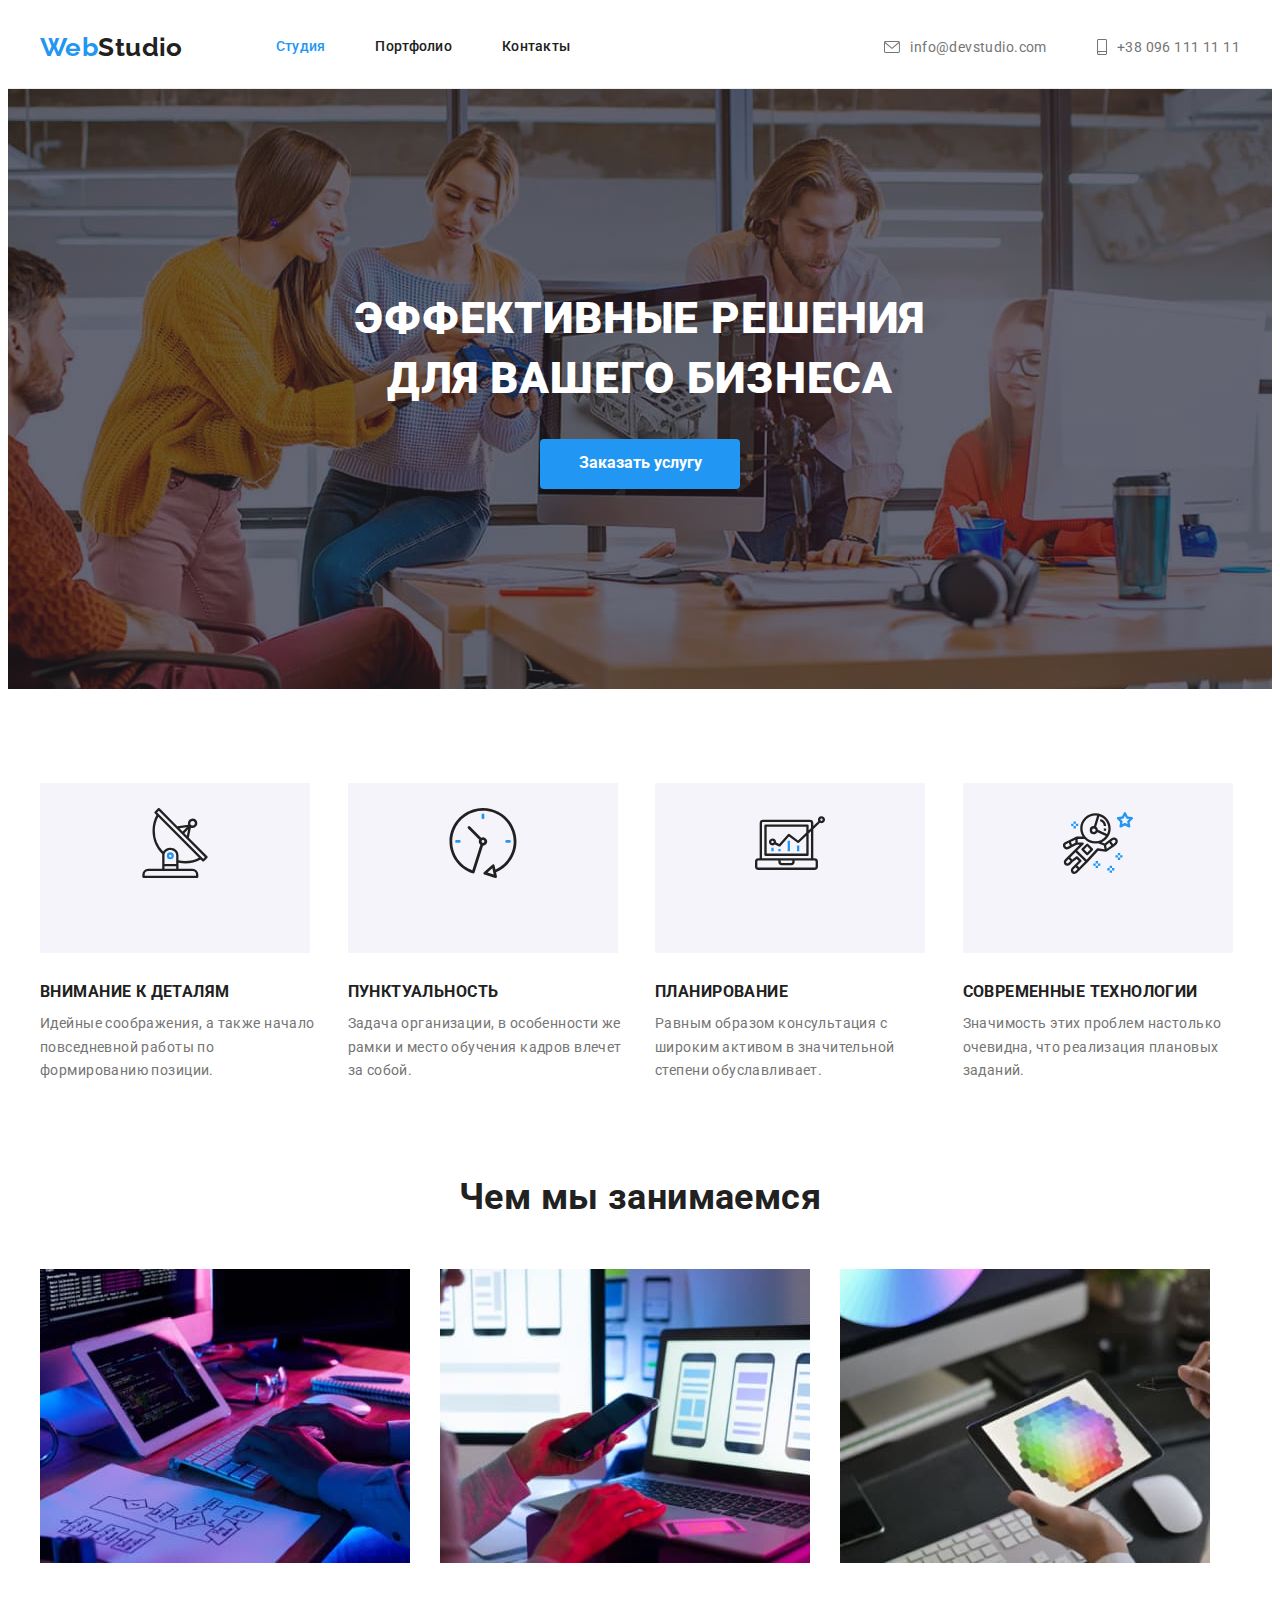
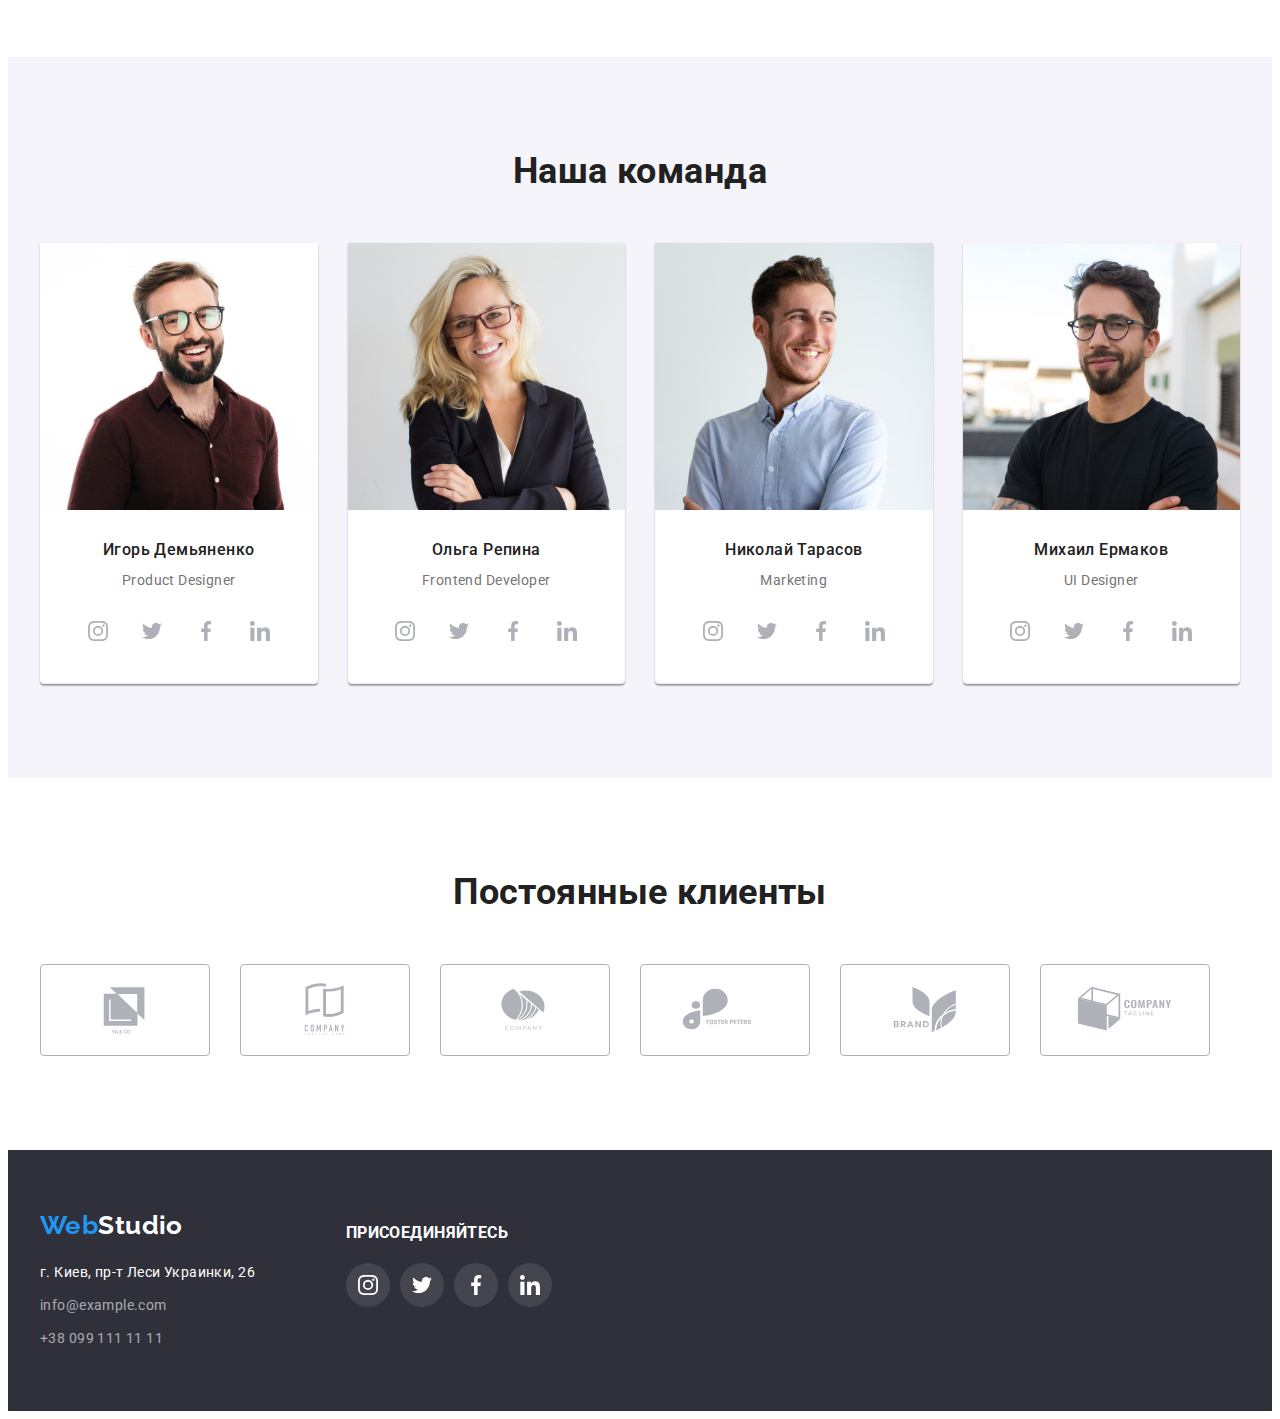
<file: index.html>
﻿<!DOCTYPE html>
<html lang="ru">
  <head>
    <meta charset="UTF-8" />
    <meta http-equiv="X-UA-Compatible" content="IE=edge" />
    <meta name="viewport" content="width=device-width, initial-scale=1.0" />
    <title>Homework</title>
    <link
      href="https://fonts.googleapis.com/css2?family=Raleway:wght@700&family=Roboto:wght@400;500;700;900&display=swap"
      rel="stylesheet"
    />
    <link
      rel="stylesheet"
      href="https://cdnjs.cloudflare.com/ajax/libs/modern-normalize/1.0.0/modern-normalize.min.css"
      integrity="sha512-ISS7cAi1PEhQ8jnbJpJZMd29NlhNj4AWYyLOSp2CE/CsHxTCu+r+t0D2yoJudVrd0/8fTVPUVDzY5Tvli75u/g=="
      crossorigin="anonymous"
      referrerpolicy="no-referrer"
    />

    <link rel="stylesheet" href="./css/styles.css" />
  </head>
  <body>
    <header class="page-header">
      <div class="section container">
        <div class="header-menu">
          <a href="/" lang="en" class="logo link"
            ><span class="active">Web</span>Studio</a
          >

          <nav>
            <ul class="list nav-menu">
              <li><a href="./index.html" class="link active">Студия</a></li>
              <li><a href="./portfolio.html" class="link">Портфолио</a></li>
              <li><a href="#" class="link">Контакты</a></li>
            </ul>
          </nav>
        </div>
        <ul class="list header-contact">
          <li>
            <a href="mailto:info@devstudio.com" lang="en" class="link">
              <svg class="icon-item" width="16px" height="12px">
                <use href="./images/icons.svg#icon-envelope-header"></use>
              </svg>
              info@devstudio.com</a
            >
          </li>
          <li>
            <a href="tel:+380961111111" class="link">
              <svg class="icon-item" width="10px" height="16px">
                <use href="./images/icons.svg#icon-smartphone-header"></use>
              </svg>
              +38 096 111 11 11</a
            >
          </li>
        </ul>
      </div>
    </header>
    <main>
      <section class="hero layers">
        <div class="section container">
          <h1 class="hero-title">
            Эффективные решения <br />
            для вашего бизнеса
          </h1>
          <button type="button" class="hero-btn btn">Заказать услугу</button>
        </div>
      </section>

      <section class="advantages">
        <div class="section container">
          <ul class="list">
            <li class="list-item">
              <div class="thumb">
                <svg class="icon-item">
                  <use href="./images/icons.svg#icon-antenna"></use>
                </svg>
              </div>
              <h3 class="list-item-title">Внимание к деталям</h3>
              <p class="list-item-text">
                Идейные соображения, а также начало повседневной работы по
                формированию позиции.
              </p>
            </li>
            <li class="list-item">
              <div class="thumb">
                <svg class="icon-item">
                  <use href="./images/icons.svg#icon-clock"></use>
                </svg>
              </div>
              <h3 class="list-item-title">Пунктуальность</h3>
              <p class="list-item-text">
                Задача организации, в особенности же рамки и место обучения
                кадров влечет за собой.
              </p>
            </li>
            <li class="list-item">
              <div class="thumb">
                <svg class="icon-item">
                  <use href="./images/icons.svg#icon-diagram"></use>
                </svg>
              </div>
              <h3 class="list-item-title">Планирование</h3>
              <p class="list-item-text">
                Равным образом консультация с широким активом в значительной
                степени обуславливает.
              </p>
            </li>
            <li class="list-item">
              <div class="thumb">
                <svg class="icon-item">
                  <use href="./images/icons.svg#icon-astronaut"></use>
                </svg>
              </div>
              <h3 class="list-item-title">Современные технологии</h3>
              <p class="list-item-text">
                Значимость этих проблем настолько очевидна, что реализация
                плановых заданий.
              </p>
            </li>
          </ul>
        </div>
      </section>

      <section class="work">
        <div class="section container">
          <h2 class="title">Чем мы занимаемся</h2>
          <ul class="list">
            <li class="list-item">
              <img
                src="./images/work/img1.jpg"
                alt="Ноутбук"
                width="370"
                height="294"
              />
            </li>
            <li class="list-item">
              <img
                src="./images/work/img2.jpg"
                alt="Телефон"
                width="370"
                height="294"
              />
            </li>
            <li class="list-item">
              <img
                src="./images/work/img3.jpg"
                alt="Планшет"
                width="370"
                height="294"
              />
            </li>
          </ul>
        </div>
      </section>
      <section class="team">
        <div class="section container">
          <h2 class="title">Наша команда</h2>
          <ul class="list">
            <li class="list-item team-card">
              <img
                src="./images/team/igor.jpg"
                alt="Игорь Демьяненко"
                width="270"
                class="photo-team"
              />
              <h3 class="list-item-title">Игорь Демьяненко</h3>
              <p lang="en" class="list-item-text">Product Designer</p>
              <ul class="list social-networks">
                <li class="sn-item">
                  <a href="https://www.instagram.com" class="link">
                    <svg class="sn-icon">
                      <use href="./images/icons.svg#icon-instagram-grey"></use>
                    </svg>
                  </a>
                </li>
                <li class="sn-item">
                  <a href="https://www.twitter.com/" class="link">
                    <svg class="sn-icon">
                      <use href="./images/icons.svg#icon-twitter"></use>
                    </svg>
                  </a>
                </li>
                <li class="sn-item">
                  <a href="https://www.facebook.com" class="link">
                    <svg class="sn-icon">
                      <use href="./images/icons.svg#icon-facebook"></use>
                    </svg>
                  </a>
                </li>
                <li class="sn-item">
                  <a href="https://www.linkedin.com" class="link">
                    <svg class="sn-icon">
                      <use href="./images/icons.svg#icon-linkedin"></use>
                    </svg>
                  </a>
                </li>
              </ul>
            </li>
            <li class="list-item team-card">
              <img
                src="./images/team/olga.jpg"
                alt="Ольга Репина"
                width="270"
                class="photo-team"
              />
              <h3 class="list-item-title">Ольга Репина</h3>
              <p lang="en" class="list-item-text">Frontend Developer</p>
              <ul class="list social-networks">
                <li class="sn-item">
                  <a href="https://www.instagram.com" class="link">
                    <svg class="sn-icon">
                      <use href="./images/icons.svg#icon-instagram-grey"></use>
                    </svg>
                  </a>
                </li>
                <li class="sn-item">
                  <a href="https://www.twitter.com/" class="link">
                    <svg class="sn-icon">
                      <use href="./images/icons.svg#icon-twitter"></use>
                    </svg>
                  </a>
                </li>
                <li class="sn-item">
                  <a href="https://www.facebook.com" class="link">
                    <svg class="sn-icon">
                      <use href="./images/icons.svg#icon-facebook"></use>
                    </svg>
                  </a>
                </li>
                <li class="sn-item">
                  <a href="https://www.linkedin.com" class="link">
                    <svg class="sn-icon">
                      <use href="./images/icons.svg#icon-linkedin"></use>
                    </svg>
                  </a>
                </li>
              </ul>
            </li>
            <li class="list-item team-card">
              <img
                src="./images/team/nikolay.jpg"
                alt="Николай Тарасов"
                width="270"
                class="photo-team"
              />
              <h3 class="list-item-title">Николай Тарасов</h3>
              <p lang="en" class="list-item-text">Marketing</p>
              <ul class="list social-networks">
                <li class="sn-item">
                  <a href="https://www.instagram.com" class="link">
                    <svg class="sn-icon">
                      <use href="./images/icons.svg#icon-instagram-grey"></use>
                    </svg>
                  </a>
                </li>
                <li class="sn-item">
                  <a href="https://www.twitter.com/" class="link">
                    <svg class="sn-icon">
                      <use href="./images/icons.svg#icon-twitter"></use>
                    </svg>
                  </a>
                </li>
                <li class="sn-item">
                  <a href="https://www.facebook.com" class="link">
                    <svg class="sn-icon">
                      <use href="./images/icons.svg#icon-facebook"></use>
                    </svg>
                  </a>
                </li>
                <li class="sn-item">
                  <a href="https://www.linkedin.com" class="link">
                    <svg class="sn-icon">
                      <use href="./images/icons.svg#icon-linkedin"></use>
                    </svg>
                  </a>
                </li>
              </ul>
            </li>
            <li class="list-item team-card">
              <img
                src="./images/team/michail.jpg"
                alt="Михаил Ермаков"
                width="270"
                class="photo-team"
              />
              <h3 class="list-item-title">Михаил Ермаков</h3>
              <p lang="en" class="list-item-text">UI Designer</p>
              <ul class="list social-networks">
                <li class="sn-item">
                  <a href="https://www.instagram.com" class="link">
                    <svg class="sn-icon">
                      <use href="./images/icons.svg#icon-instagram-grey"></use>
                    </svg>
                  </a>
                </li>
                <li class="sn-item">
                  <a href="https://www.twitter.com/" class="link">
                    <svg class="sn-icon">
                      <use href="./images/icons.svg#icon-twitter"></use>
                    </svg>
                  </a>
                </li>
                <li class="sn-item">
                  <a href="https://www.facebook.com" class="link">
                    <svg class="sn-icon">
                      <use href="./images/icons.svg#icon-facebook"></use>
                    </svg>
                  </a>
                </li>
                <li class="sn-item">
                  <a href="https://www.linkedin.com" class="link">
                    <svg class="sn-icon">
                      <use href="./images/icons.svg#icon-linkedin"></use>
                    </svg>
                  </a>
                </li>
              </ul>
            </li>
          </ul>
        </div>
      </section>

      <section class="clients">
        <div class="section container">
          <h2 class="title">Постоянные клиенты</h2>
          <ul class="list">
            <li class="list-item hover-boder">
              <a href="#" class="link">
                <svg class="client-logo">
                  <use href="./images/icons.svg#icon-logo1"></use>
                </svg>
              </a>
            </li>
            <li class="list-item hover-boder">
              <a href="#" class="link">
                <svg class="client-logo">
                  <use href="./images/icons.svg#icon-logo2"></use>
                </svg>
              </a>
            </li>
            <li class="list-item hover-boder">
              <a href="#" class="link">
                <svg class="client-logo">
                  <use href="./images/icons.svg#icon-logo3"></use>
                </svg>
              </a>
            </li>
            <li class="list-item hover-boder">
              <a href="#" class="link">
                <svg class="client-logo">
                  <use href="./images/icons.svg#icon-logo4"></use>
                </svg>
              </a>
            </li>
            <li class="list-item hover-boder">
              <a href="#" class="link">
                <svg class="client-logo">
                  <use href="./images/icons.svg#icon-logo5"></use>
                </svg>
              </a>
            </li>
            <li class="list-item hover-boder">
              <a href="#" class="link">
                <svg class="client-logo">
                  <use href="./images/icons.svg#icon-logo6"></use>
                </svg>
              </a>
            </li>
          </ul>
        </div>
      </section>
    </main>
    <footer class="footer-page">
      <div class="section container">
        <div class="logo-address">
          <a href="/" lang="en" class="logo link"
            ><span class="active">Web</span>Studio</a
          >
          <address class="footer-address">
            <ul class="list">
              <li class="list-item">
                <a href="#" class="link">г. Киев, пр-т Леси Украинки, 26</a>
              </li>

              <li class="list-item footer-contact">
                <a href="mailto:info@example.com" lang="en" class="link"
                  >info@example.com</a
                >
              </li>
              <li class="list-item footer-contact">
                <a href="tel:+380991111111" class="link">+38 099 111 11 11</a>
              </li>
            </ul>
          </address>
        </div>
        <div class="footer-social-networks">
          <h3 class="list-item-title">присоединяйтесь</h3>
          <ul class="list social-networks">
            <li class="sn-item">
              <a href="https://www.instagram.com" class="link footer-link-sn">
                <svg class="sn-icon">
                  <use href="./images/icons.svg#icon-instagram-grey"></use>
                </svg>
              </a>
            </li>
            <li class="sn-item">
              <a href="https://www.twitter.com/" class="link footer-link-sn">
                <svg class="sn-icon">
                  <use href="./images/icons.svg#icon-twitter"></use>
                </svg>
              </a>
            </li>
            <li class="sn-item">
              <a href="https://www.facebook.com" class="link footer-link-sn">
                <svg class="sn-icon">
                  <use href="./images/icons.svg#icon-facebook"></use>
                </svg>
              </a>
            </li>
            <li class="sn-item">
              <a href="https://www.linkedin.com" class="link footer-link-sn">
                <svg class="sn-icon">
                  <use href="./images/icons.svg#icon-linkedin"></use>
                </svg>
              </a>
            </li>
          </ul>
        </div>
      </div>
    </footer>
  </body>
</html>
</file>
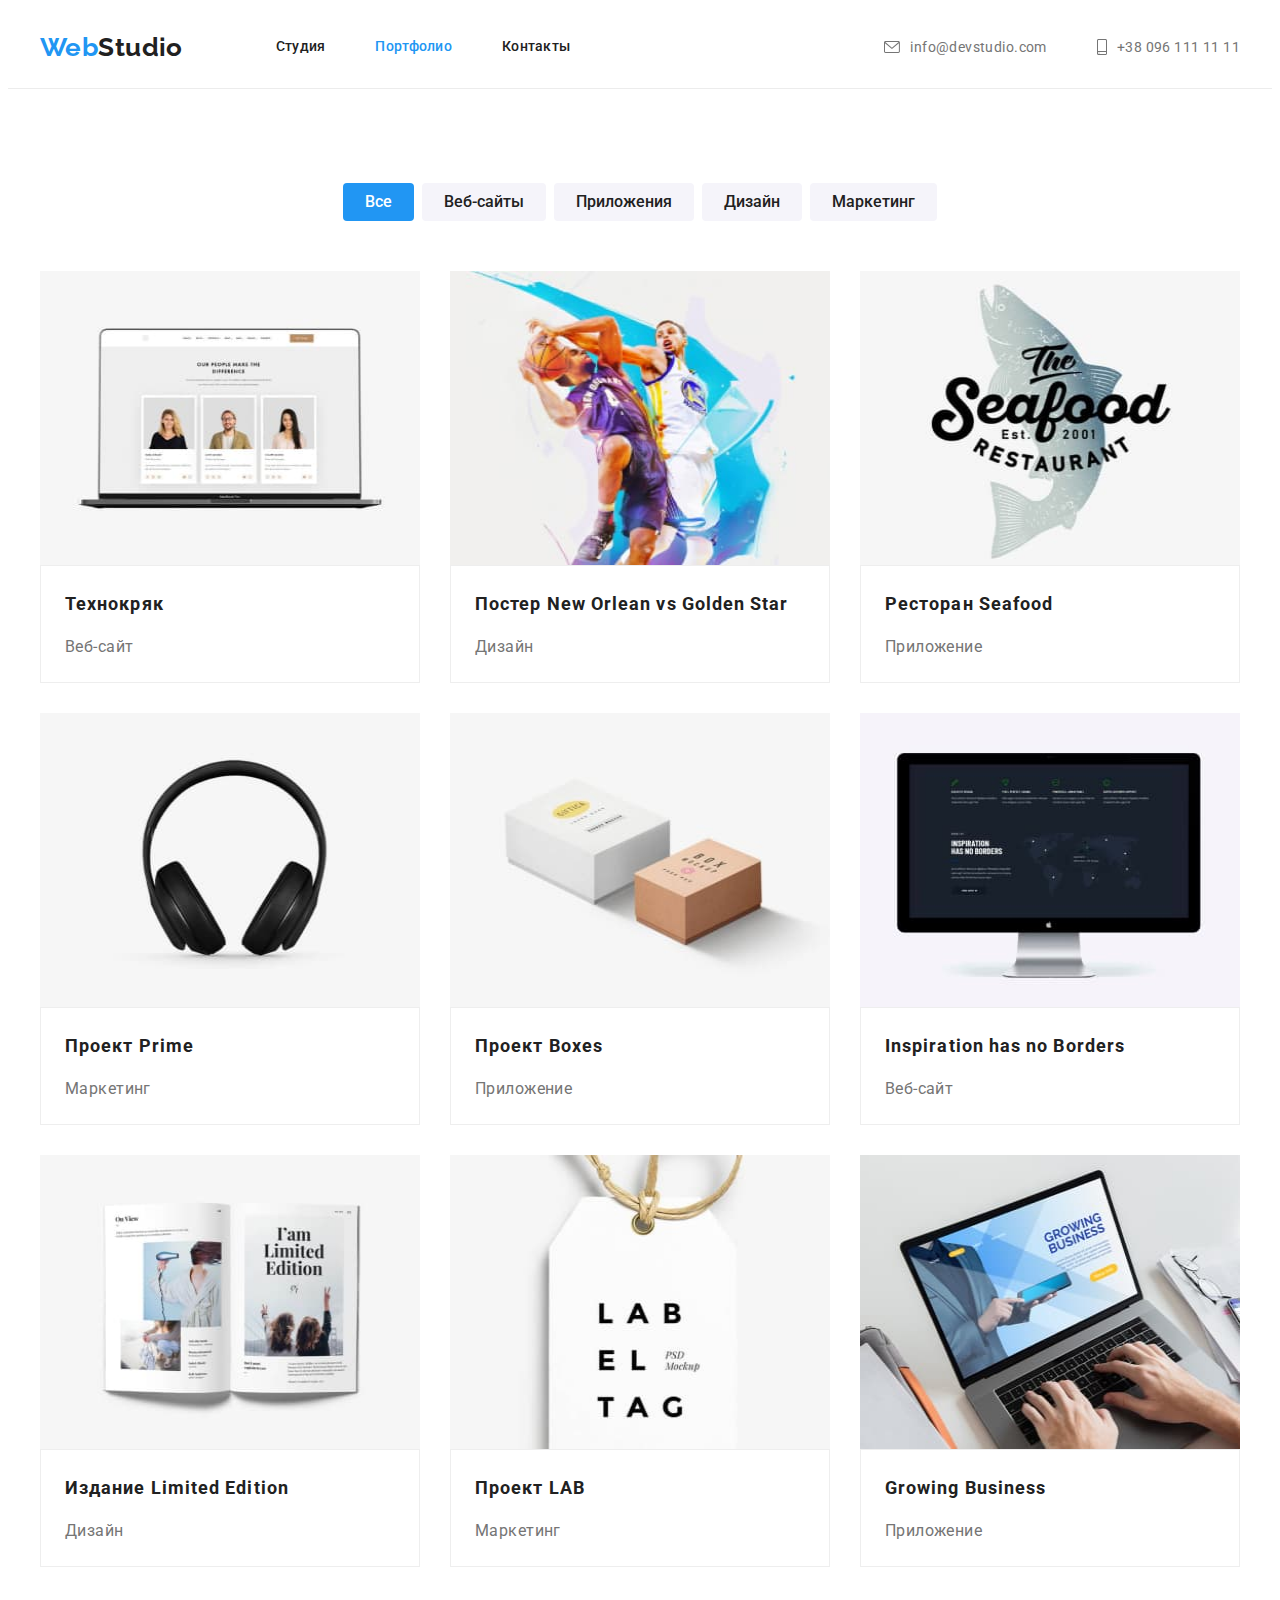
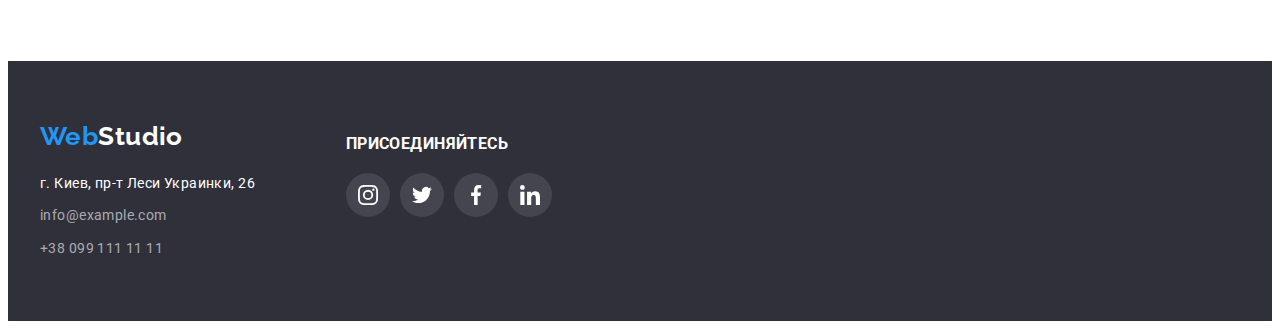
<file: portfolio.html>
﻿<!DOCTYPE html>
<html lang="ru">
  <head>
    <meta charset="UTF-8" />
    <meta http-equiv="X-UA-Compatible" content="IE=edge" />
    <meta name="viewport" content="width=device-width, initial-scale=1.0" />
    <title>Portfolio</title>
    <link rel="preconnect" href="https://fonts.gstatic.com" />
    <link
      href="https://fonts.googleapis.com/css2?family=Raleway:wght@700&family=Roboto:wght@400;500;700;900&display=swap"
      rel="stylesheet"
    />
    <link
      rel="stylesheet"
      href="https://cdnjs.cloudflare.com/ajax/libs/modern-normalize/1.0.0/modern-normalize.min.css"
      integrity="sha512-ISS7cAi1PEhQ8jnbJpJZMd29NlhNj4AWYyLOSp2CE/CsHxTCu+r+t0D2yoJudVrd0/8fTVPUVDzY5Tvli75u/g=="
      crossorigin="anonymous"
      referrerpolicy="no-referrer"
    />
    <link rel="stylesheet" href="./css/styles.css" />
  </head>
  <body>
    <header class="page-header">
      <div class="section container">
        <div class="header-menu">
          <a href="/" lang="en" class="logo link"
            ><span class="active">Web</span>Studio</a
          >

          <nav>
            <ul class="list nav-menu">
              <li><a href="./index.html" class="link">Студия</a></li>
              <li>
                <a href="./portfolio.html" class="link active">Портфолио</a>
              </li>
              <li><a href="#" class="link">Контакты</a></li>
            </ul>
          </nav>
        </div>
        <ul class="list header-contact">
          <li>
            <a href="mailto:info@devstudio.com" lang="en" class="link">
              <svg class="icon-item" width="16px" height="12px">
                <use href="./images/icons.svg#icon-envelope-header"></use>
              </svg>
              info@devstudio.com</a
            >
          </li>
          <li>
            <a href="tel:+380961111111" class="link">
              <svg class="icon-item" width="10px" height="16px">
                <use href="./images/icons.svg#icon-smartphone-header"></use>
              </svg>
              +38 096 111 11 11</a
            >
          </li>
        </ul>
      </div>
    </header>
    <main>
      <!--фильтр-->
      <section class="portfolio-page">
        <div class="section container">
          <div class="filter">
            <ul class="list">
              <li class="list-item">
                <button type="button" class="btn filter-btn btn-active">
                  Все
                </button>
              </li>
              <li class="list-item">
                <button type="button" class="btn filter-btn">Веб-сайты</button>
              </li>
              <li class="list-item">
                <button type="button" class="btn filter-btn">Приложения</button>
              </li>
              <li class="list-item">
                <button type="button" class="btn filter-btn">Дизайн</button>
              </li>
              <li class="list-item">
                <button type="button" class="btn filter-btn">Маркетинг</button>
              </li>
            </ul>
          </div>
          <!--портфолио-->
          <div class="portfolio-cards">
            <ul class="list">
              <li class="list-item portfolio-card">
                <img
                  src="./images/portfolio/tehnokriak.jpg"
                  alt="Ноутбук"
                  width="370"
                  height="294"
                />
                <div class="portfolio-info">
                  <h3 class="list-item-title">Технокряк</h3>
                  <p class="list-item-text">Веб-сайт</p>
                </div>
              </li>
              <li class="list-item portfolio-card">
                <img
                  src="./images/portfolio/poster.jpg"
                  alt="Постер с баскетболистами"
                  width="370"
                  height="294"
                />
                <div class="portfolio-info">
                  <h3 class="list-item-title">
                    Постер New Orlean vs Golden Star
                  </h3>
                  <p class="list-item-text">Дизайн</p>
                </div>
              </li>
              <li class="list-item portfolio-card">
                <img
                  src="./images/portfolio/restaurant.jpg"
                  alt="Логотип ресторана"
                  width="370"
                  height="294"
                />
                <div class="portfolio-info">
                  <h3 class="list-item-title">Ресторан Seafood</h3>
                  <p class="list-item-text">Приложение</p>
                </div>
              </li>
              <li class="list-item portfolio-card">
                <img
                  src="./images/portfolio/pri.jpg"
                  alt="Наушники"
                  width="370"
                  height="294"
                />
                <div class="portfolio-info">
                  <h3 class="list-item-title">Проект Prime</h3>
                  <p class="list-item-text">Маркетинг</p>
                </div>
              </li>
              <li class="list-item portfolio-card">
                <img
                  src="./images/portfolio/boxes.jpg"
                  alt="Коробки"
                  width="370"
                  height="294"
                />
                <div class="portfolio-info">
                  <h3 class="list-item-title">Проект Boxes</h3>
                  <p class="list-item-text">Приложение</p>
                </div>
              </li>
              <li class="list-item portfolio-card">
                <img
                  src="./images/portfolio/inspiration.jpg"
                  alt="Монитор"
                  width="370"
                  height="294"
                />
                <div class="portfolio-info">
                  <h3 class="list-item-title">Inspiration has no Borders</h3>
                  <p class="list-item-text">Веб-сайт</p>
                </div>
              </li>
              <li class="list-item portfolio-card">
                <img
                  src="./images/portfolio/limiteded.jpg"
                  alt="Журнал"
                  width="370"
                  height="294"
                />
                <div class="portfolio-info">
                  <h3 class="list-item-title">Издание Limited Edition</h3>
                  <p class="list-item-text">Дизайн</p>
                </div>
              </li>
              <li class="list-item portfolio-card">
                <img
                  src="./images/portfolio/lab.jpg"
                  alt="лейба"
                  width="370"
                  height="294"
                />
                <div class="portfolio-info">
                  <h3 class="list-item-title">Проект LAB</h3>
                  <p class="list-item-text">Маркетинг</p>
                </div>
              </li>
              <li class="list-item portfolio-card">
                <img
                  src="./images/portfolio/growing.jpg"
                  alt="Ноутбук"
                  width="370"
                  height="294"
                />
                <div class="portfolio-info">
                  <h3 class="list-item-title">Growing Business</h3>
                  <p class="list-item-text">Приложение</p>
                </div>
              </li>
            </ul>
          </div>
        </div>
      </section>
    </main>
    <footer class="footer-page">
      <div class="section container">
        <div class="logo-address">
          <a href="/" lang="en" class="logo link"
            ><span class="active">Web</span>Studio</a
          >
          <address class="footer-address">
            <ul class="list">
              <li class="list-item">
                <a href="#" class="link">г. Киев, пр-т Леси Украинки, 26</a>
              </li>

              <li class="list-item footer-contact">
                <a href="mailto:info@example.com" lang="en" class="link"
                  >info@example.com</a
                >
              </li>
              <li class="list-item footer-contact">
                <a href="tel:+380991111111" class="link">+38 099 111 11 11</a>
              </li>
            </ul>
          </address>
        </div>
        <div class="footer-social-networks">
          <h3 class="list-item-title">присоединяйтесь</h3>
          <ul class="list social-networks">
            <li class="sn-item">
              <a href="https://www.instagram.com" class="link footer-link-sn">
                <svg class="sn-icon">
                  <use href="./images/icons.svg#icon-instagram-grey"></use>
                </svg>
              </a>
            </li>
            <li class="sn-item">
              <a href="https://www.twitter.com/" class="link footer-link-sn">
                <svg class="sn-icon">
                  <use href="./images/icons.svg#icon-twitter"></use>
                </svg>
              </a>
            </li>
            <li class="sn-item">
              <a href="https://www.facebook.com" class="link footer-link-sn">
                <svg class="sn-icon">
                  <use href="./images/icons.svg#icon-facebook"></use>
                </svg>
              </a>
            </li>
            <li class="sn-item">
              <a href="https://www.linkedin.com" class="link footer-link-sn">
                <svg class="sn-icon">
                  <use href="./images/icons.svg#icon-linkedin"></use>
                </svg>
              </a>
            </li>
          </ul>
        </div>
      </div>
    </footer>
  </body>
</html>
</file>
<file: css/styles.css>
﻿
:root {
  --basis-text-color: #212121;
  --secondary-text-color: #757575;
  --background-color: #E5E5E5;
  --white-color: #FFFFFF;
  --active-color: #2196F3;
  --background-btn-color: #F5F4FA;
  --borders-color: #EEEEEE;
  --border-line-color: #ECECEC;
  --dark-background: #2F303A;
  --footer-contact-color: rgba(255, 255, 255, 0.6);
  --footer-icon-bg-color: rgba(255, 255, 255, 0.1);
  --hero-gradient: rgba(47, 48, 58, 0.4);
  --icons-color: #AFB1B8;
}

body {
  color: var(--secondary-text-color);
  font-family: Roboto, sans-serif;
  font-weight: 400;
  font-style: normal;
  font-size: 14px;
  line-height: 1.71;
  letter-spacing: 0.03em;
}


.link {
  display: flex;
  text-decoration: none;
  color: inherit;
  font-style: inherit;
  align-items: center;
  
}

.list {
  list-style: none;
  margin: 0;
  padding: 0;
}

.active,
.link:hover,
.link:focus {
  color: var(--active-color);
}

.btn {
  font-family: inherit;
  background-color: var(--background-btn-color);
  border: none;
  cursor: pointer;
  text-align: center;
  border-radius: 4px;
}
.btn:hover,
.btn:focus {
  box-shadow: 0px 3px 1px rgba(0, 0, 0, 0.1),
  0px 1px 2px rgba(0, 0, 0, 0.08),
  0px 2px 2px rgba(0, 0, 0, 0.12);
}
.container {
  width: 1200px;
  margin: 0 auto;
}
.section {
  padding: 94px 15px;  
}

/*HEADER*/
.page-header {
  border-bottom: 1px solid var(--border-line-color);
  
}
.logo {
  font-family: Raleway, sans-serif;
  font-weight: 700;
  font-size: 26px;
  line-height: 1.19;
  color: var(--basis-text-color);
  margin-right: 93px;
}

.nav-menu {
  display: flex;
  color: var(--basis-text-color);
  font-weight: 500;
  line-height: 1.14;
  letter-spacing: 0.02em;
  
}

.nav-menu li:not(:last-child),
.header-contact li:not(:last-child) {
  margin-right: 50px;
}

.header-contact {
  display: flex;
  margin-left: auto;  
  color: var(--secondary-text-color);
  align-items: center;
}
.header-contact .icon-item {
  margin-right: 10px;
  fill: currentColor;
}


.page-header .container {
  display: flex;
  padding-top: 24px;
  padding-bottom: 25px;
}

.header-menu {
  display: flex;  
  align-items: center;
}

/*HERO*/
.hero {
  text-align: center;
  letter-spacing: 0.06em;
}
.layers {
  max-width: 1600px;
  height: 600px;
  margin-left: auto;
  margin-right: auto;
  background-color: var(--dark-background);
  background-image: linear-gradient(rgba(47, 48, 58, 0.4), rgba(47, 48, 58, 0.4)),
  url('../images/hero/hero-background.jpg');
  background-repeat: no-repeat;
  background-size: cover;
  
  background-position: center;
}
.hero .section {
  padding-top: 200px;
  padding-bottom: 200px;
}

.hero-title {
  text-transform: uppercase;
  color: var(--white-color);
  font-weight: 900;
  font-size: 44px;
  line-height: 1.36;
  margin-top: 0;
  margin-bottom: 30px;
}
 
.hero-btn {
  width: 200px;
  height: 50px;
  background: #2196F3;
  color: var(--white-color);
  box-shadow: 0px 4px 4px rgba(0, 0, 0, 0.15);
  font-weight: 700;
  font-size: 16px;
  line-height: 1.9;
  padding: 0;
}



.advantages .list-item-title {
  text-transform: uppercase;
}
.advantages .list-item:not(:last-child) {
  margin-right: 30px;
}

.advantages .list {
  display: flex;
}
.advantages .list-item {
  width: calc((100% - 90px) / 4);
}

.thumb {
  display: flex;
  width: 270px;
  height: 120px;
  background-color: var(--background-btn-color);
  padding-top: 25px;
  padding-bottom: 25px;
  margin-bottom: 30px;
  
}
.thumb .icon-item {
  width: 70px;
  height: 70px;
  margin-left: auto;
  margin-right: auto;
}

.list-item-title {
  color: var(--basis-text-color);
  font-weight: 700;
  line-height: 1.14;
  margin-top: 0;
  margin-bottom: 10px;
  
}
.list-item-text {
 margin: 0;
}

.title {
  color: var(--basis-text-color);
  font-size: 36px;
  line-height: 1.16;
  text-align: center;
  margin-top: 0;
  margin-bottom: 50px;
}


/*work*/
.work .section {
  padding-top: 0;
}
.work .list {
  display: flex;
}
.work .list-item:not(:last-child) {
  margin-right: 30px;
}

.work .list-item {
  width: 370px;
}

/*team*/
.team {
  background-color: var(--background-btn-color);
}
.team .list {
  display: flex;

}
.team-card {
  width: calc((100% - 90px) / 4);
  background-color: var(--white-color);
  box-shadow: 0px 1px 3px rgba(0, 0, 0, 0.12), 0px 1px 1px rgba(0, 0, 0, 0.14), 0px 2px 1px rgba(0, 0, 0, 0.2);
  border-radius: 0px 0px 4px 4px;
  border-bottom: 1px solid var(--borders-color);
  text-align: center;
}
.team-card:not(:last-child) {
  margin-right: 30px;
}
.team-card .list-item-title {
  font-weight: 500;
  font-size: 16px;
  line-height: 1.19;
}

.photo-team {
  margin-top: 0;
  margin-bottom: 30px;
}

.team-card > .list-item-text {
  margin-bottom: 16px;
}
.social-networks {
  display: flex;
  justify-content: center;
  margin-bottom: 30px;
  
}


.sn-item:not(:last-child) {
  margin-right: 10px;
}
.sn-item .link {
  display: flex;
  height: 44px;
  width: 44px;
  color: var(--icons-color);
  background-color: var(--white-color);
  border-radius: 50%;
  align-items: center;
  justify-content: center;
}
.sn-icon {
  width: 20px;
  height: 20px;
  fill: currentColor;
}
.sn-item .link:hover {
  color: var(--white-color);
  background-color: var(--active-color);
}
/* clients */
.clients .list {
  display: flex;
  color: var(--icons-color);
}
.clients .list-item {
  display: flex;
  width: 170px;
  height: 92px;
  border: 1px solid #AFB1B8;
  box-sizing: border-box;
  border-radius: 4px;
  align-items: center;
  justify-content: center;
  
}
.hover-boder:hover {
  border: 1px solid var(--active-color);
}
.client-logo {
  display: flex;
  width: 106px;
  height: 60px;
  align-content: center;
  fill: currentColor;
}
.hover-boder .link {
  width: 100%;
  height: 100%;
  justify-content: center;
}

.clients .list-item:not(:last-child) {
  margin-right: 30px;
}
/*footer*/
.footer-page {
  background-color: var(--dark-background);
  
}
.footer-page .section {
  display: flex;
  padding-top: 60px;
  padding-bottom: 60px;
}
.footer-address {
  font-style: inherit;
}
.footer-address .list-item:not(:last-child) {
  margin-bottom: 9px;
}
.footer-page .link {
  color: var(--white-color);
}
.footer-contact .link {
  color: var(--footer-contact-color);
} 
.footer-page .logo {
  margin-bottom: 20px;
}
.footer-page .list-item-title {
 text-transform: uppercase;
  color: var(--white-color);
  margin-bottom: 20px;
}
.footer-social-networks {
  display: flex;
  flex-direction: column;
  justify-content: center;
}
.footer-social-networks .link {
  color: var(--white-color);
  background-color: var(--footer-icon-bg-color);
}
.footer-social-networks .link:hover {
  background-color: var(--active-color)
}
.logo-address {
  margin-right: 70px;
}

/*PORTFOLIO PAGE*/

.filter-btn {
  box-sizing: content-box;
  color: var(--basis-text-color);
  font-size: 16px;
  line-height: 1.62;
  font-weight: 500;
  padding: 6px 22px;
}

.btn-active {
  box-sizing: content-box;
  background-color: var(--active-color);
  color: var(--white-color);
  font-weight: 500;
  font-size: 16px;
  line-height: 1.62;
  padding: 6px 22px;
}

.filter-btn:hover, 
.filter-btn:focus,
.filter-btn:active {
  background-color: var(--active-color);
  color: var(--white-color);
}

.filter .list-item:not(:last-child) {
  margin-right: 8px;
}

.filter{
  margin-bottom: 50px;
}
.filter .list {
  display: flex;
  justify-content: center;
  
}
.portfolio-cards .list {
  display: flex;
  flex-wrap: wrap;
}

.list-item img {
  display: block;
  width: 100%;
}
.portfolio-card {
  width: calc((100% - 60px) / 3);
  background-color: var(--white-color);
  box-sizing: content-box;
  margin-bottom: 30px;
  margin-right: 30px;
}

.portfolio-card:hover {
  box-shadow: 0px 1px 1px rgba(0, 0, 0, 0.12),
  0px 4px 4px rgba(0, 0, 0, 0.06),
  1px 4px 6px rgba(0, 0, 0, 0.16);
}

.portfolio-card .list-item-title {
  font-size: 18px;
  line-height: 2;
  letter-spacing: 0.06em;
}
.portfolio-card .list-item-text {
  font-size: 16px;
  line-height: 1.87;
}
.portfolio-card:nth-child(3n) {
  margin-right: 0;
}
.portfolio-card:nth-last-child(-n + 3) {
  margin-bottom: 0;
}
.portfolio-info {
  border: 1px solid var(--borders-color);
  padding: 20px 24px;
}
</file>
